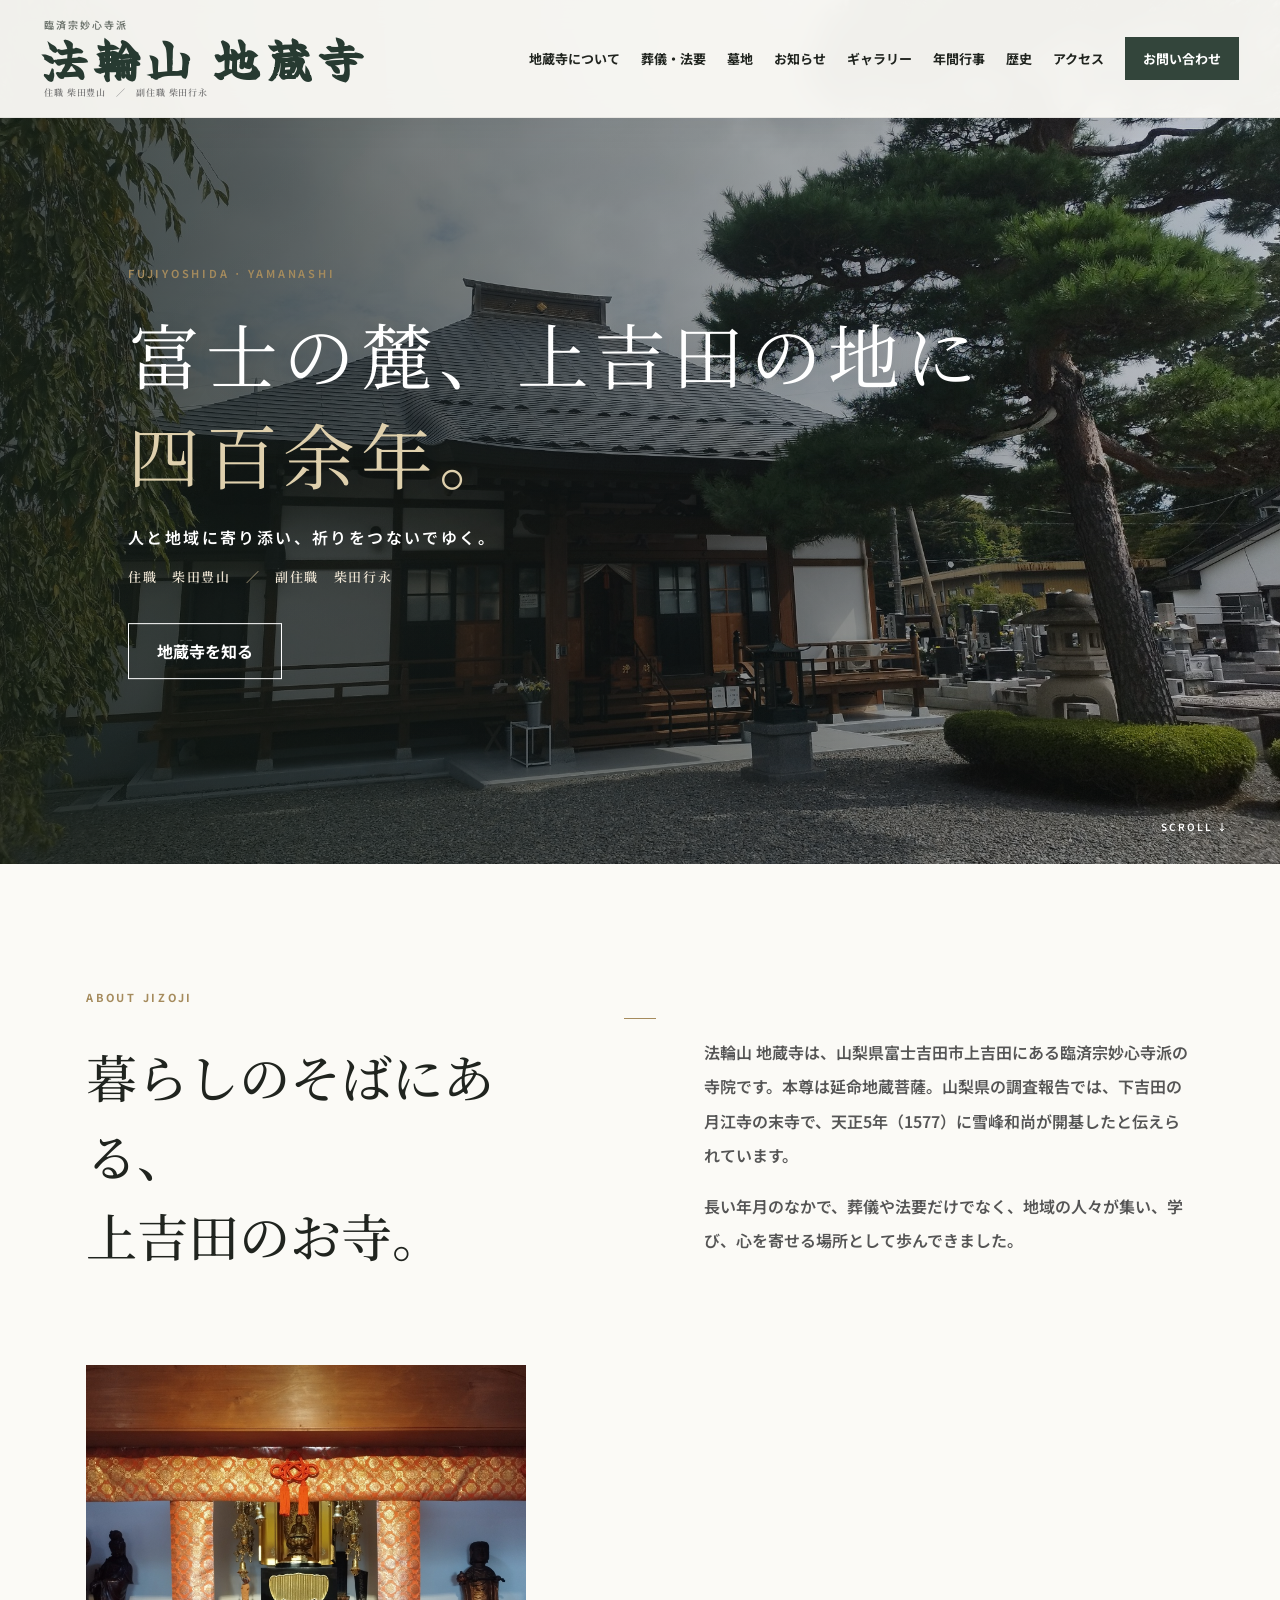
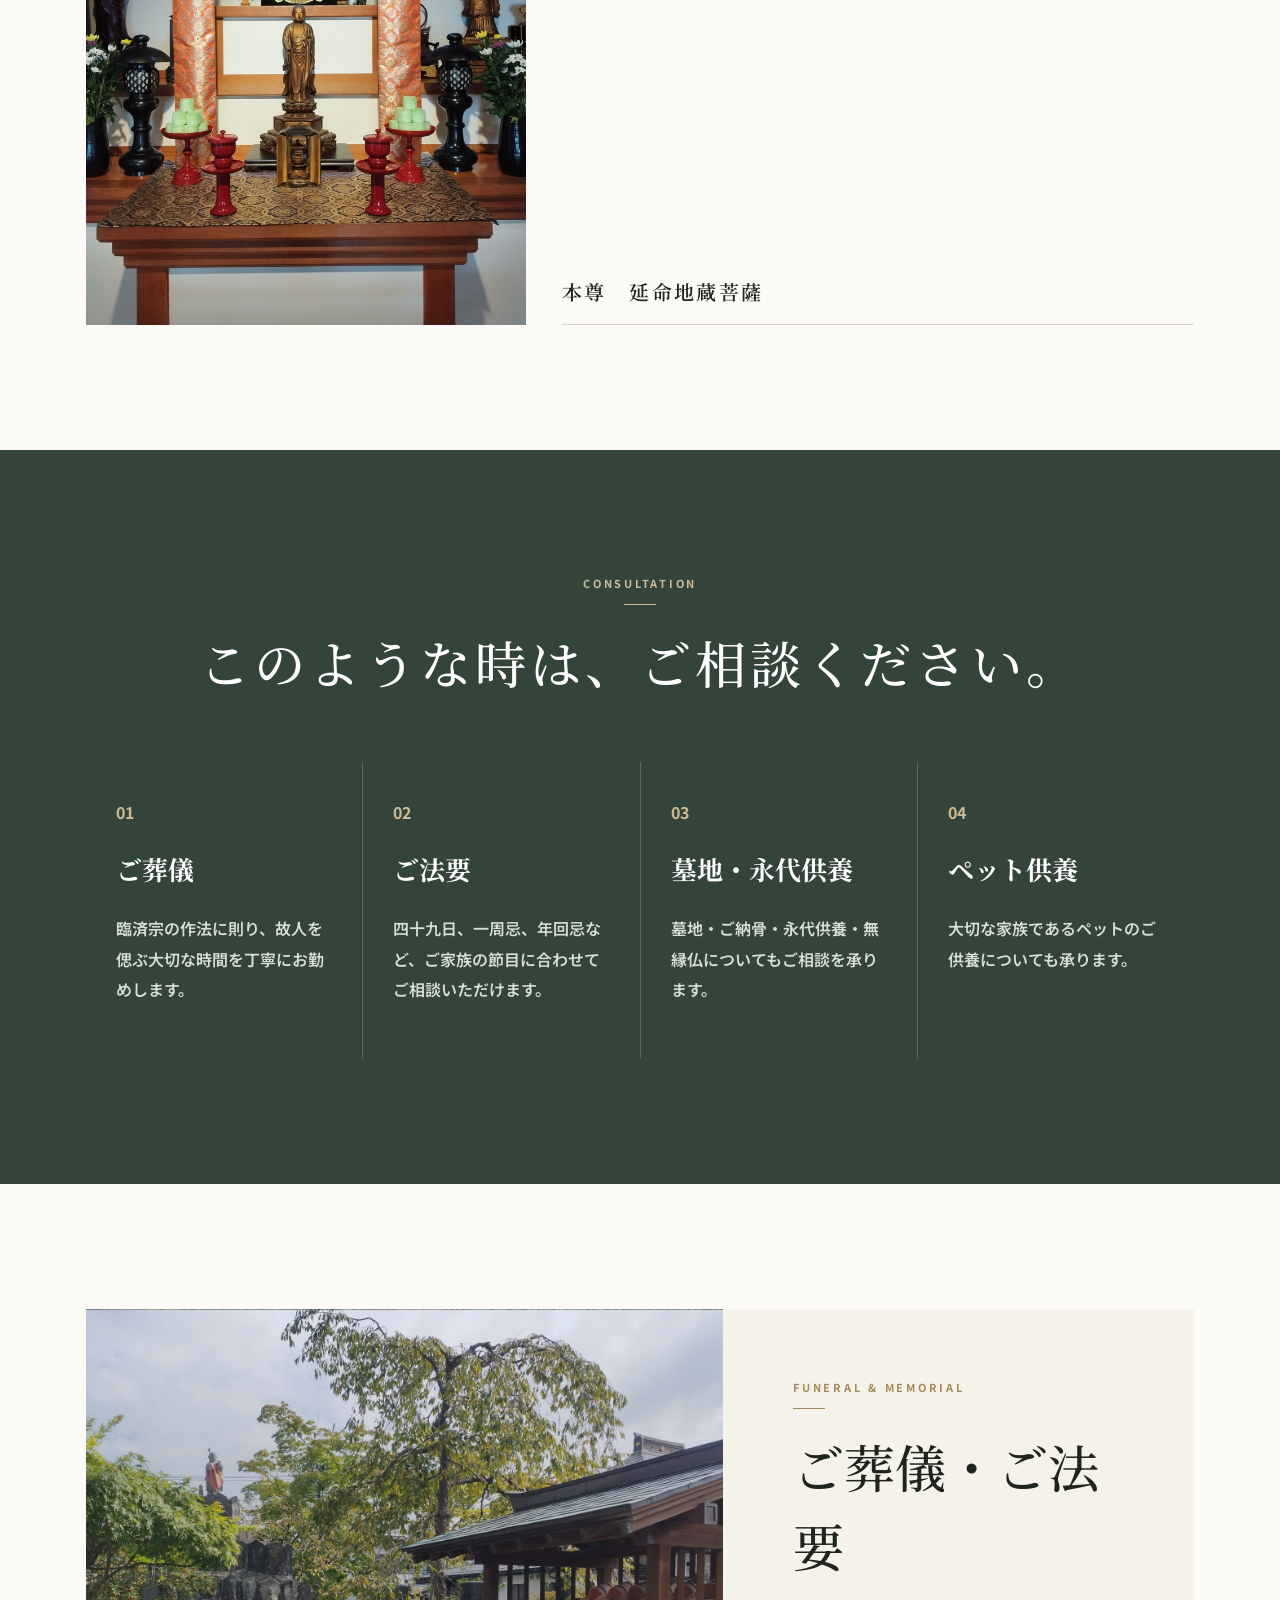
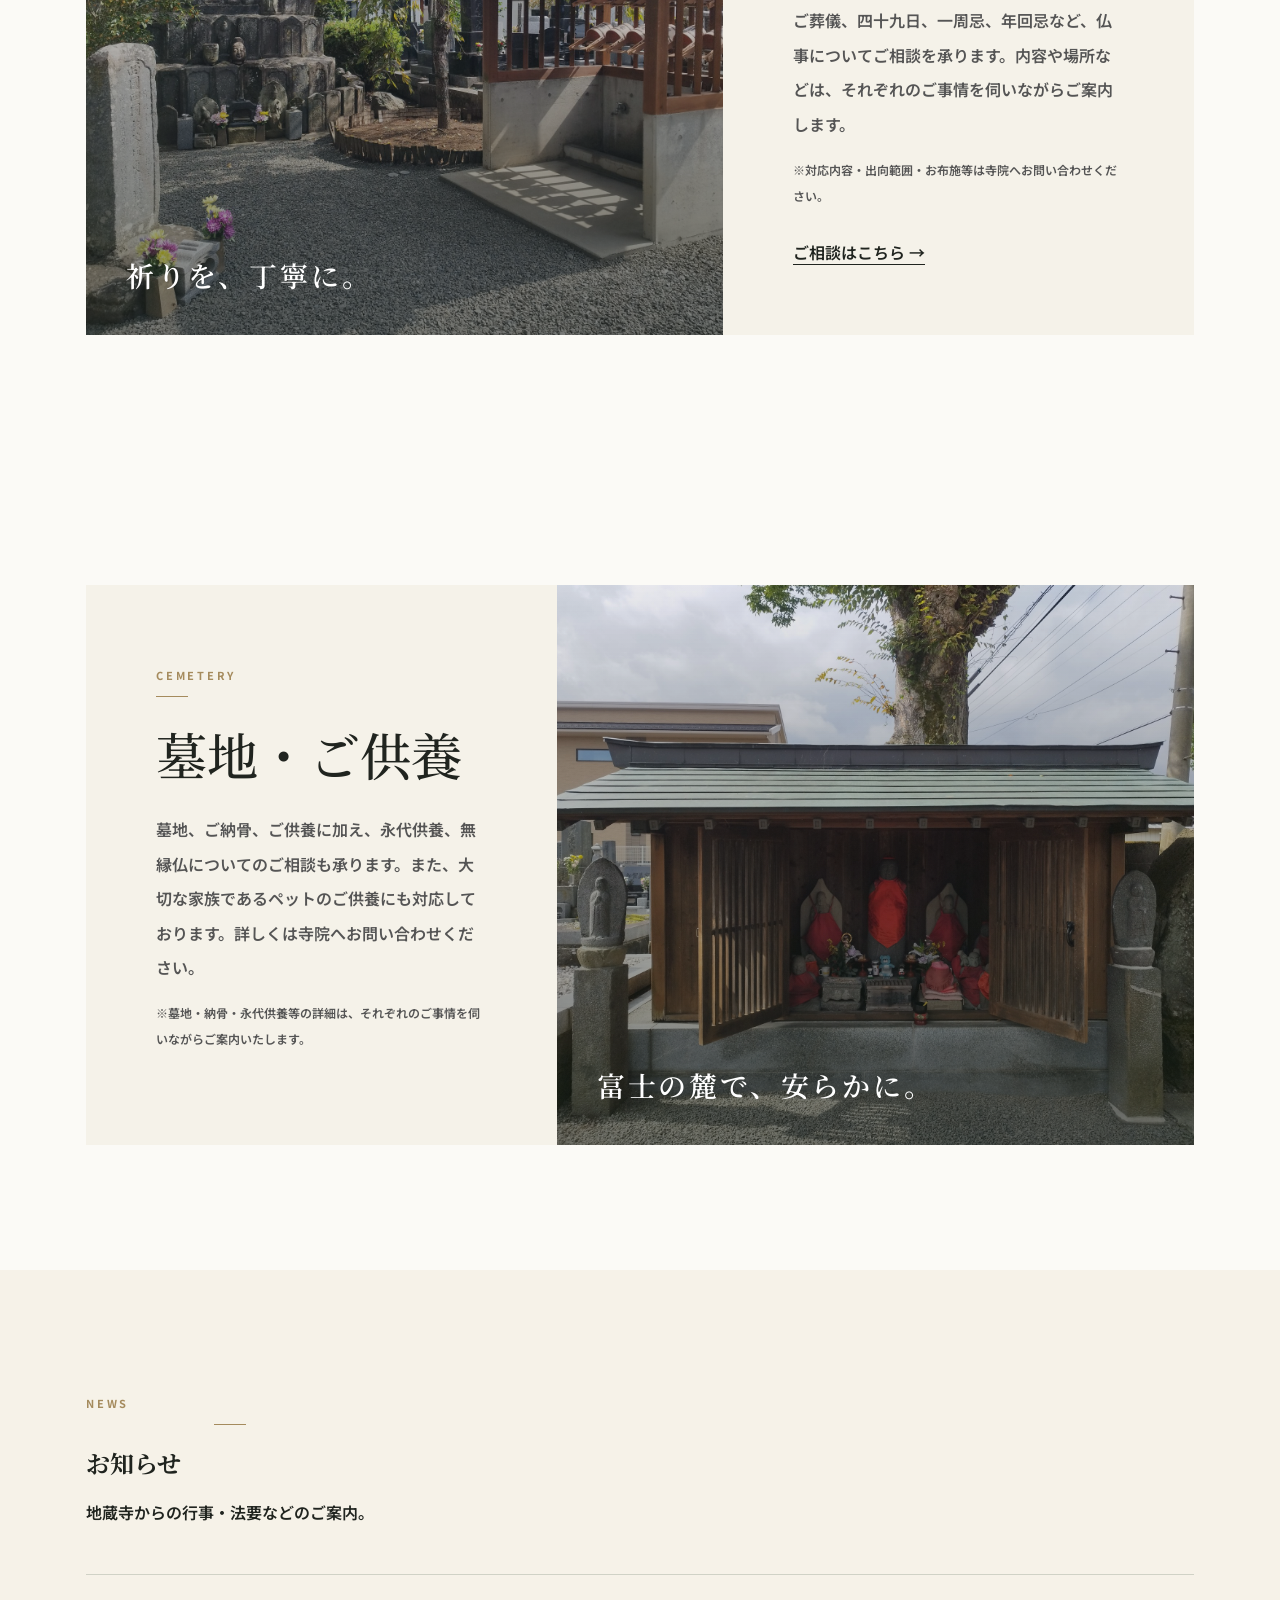
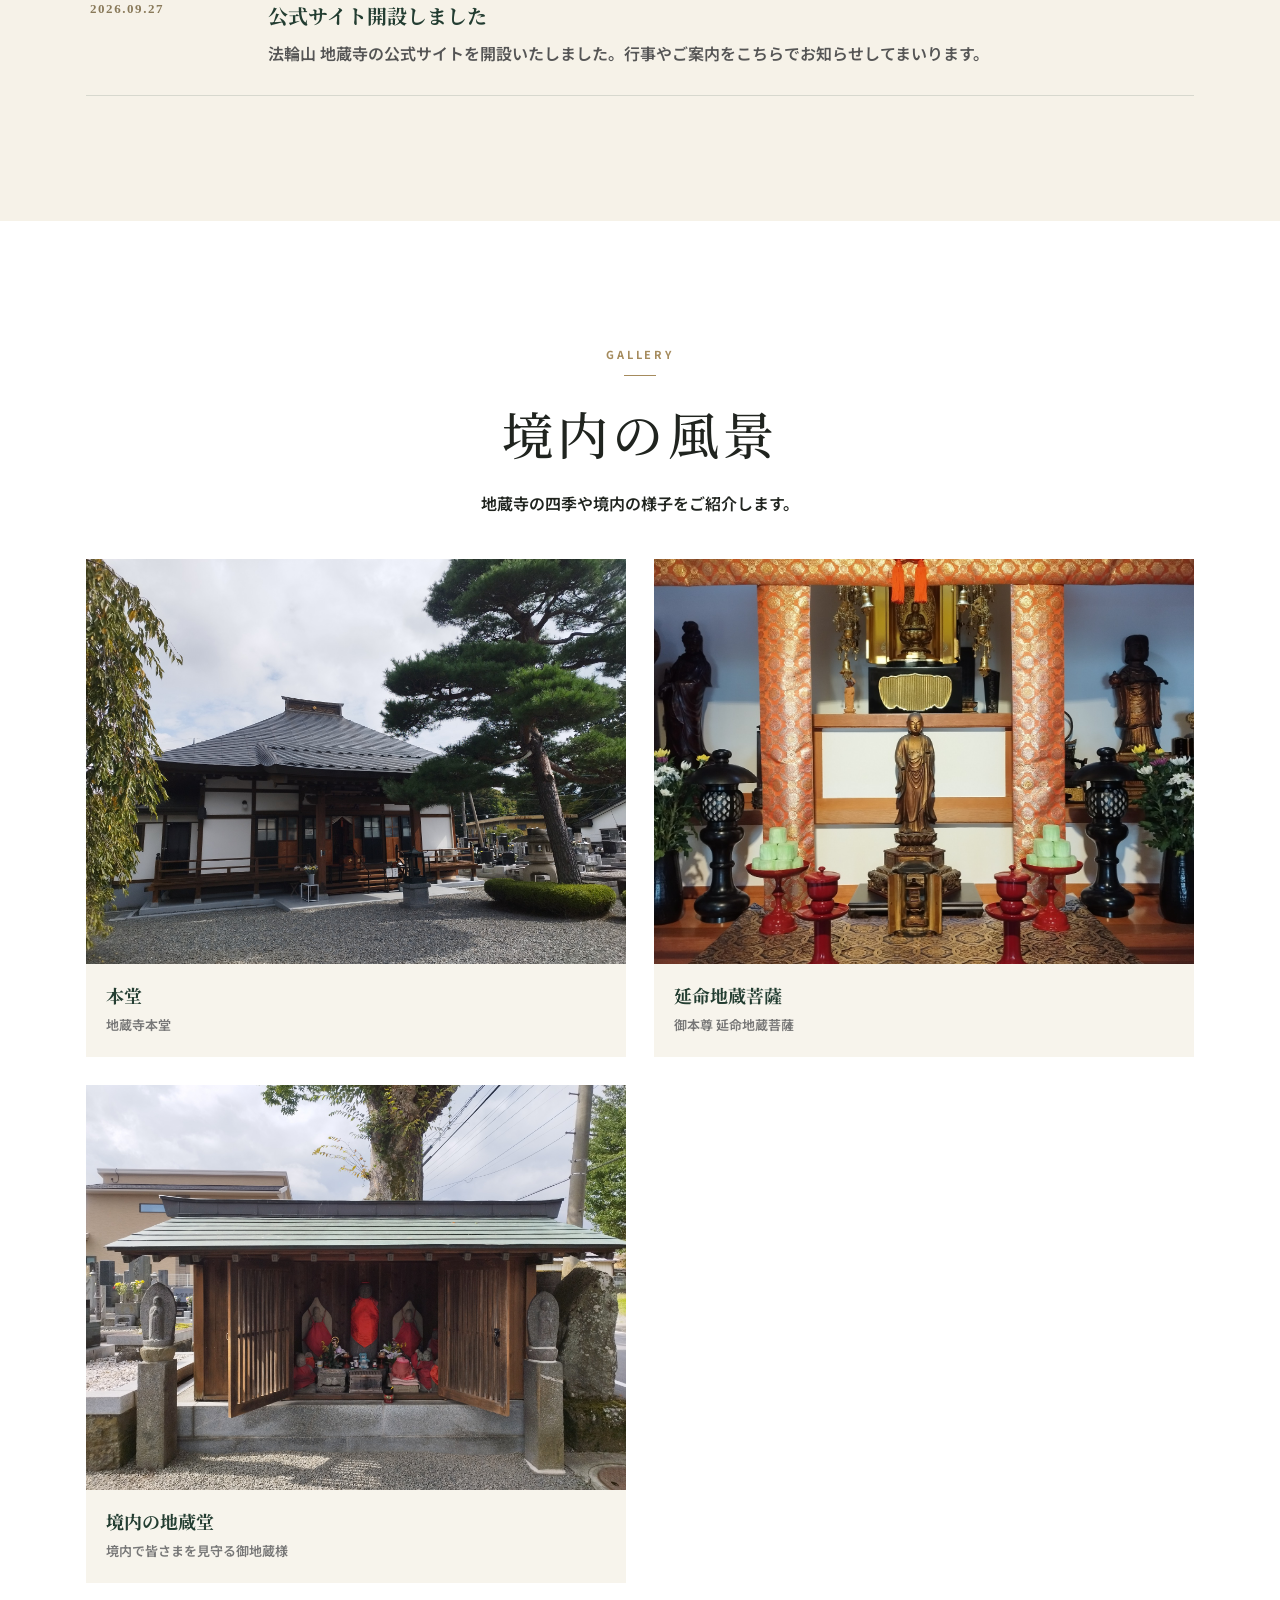
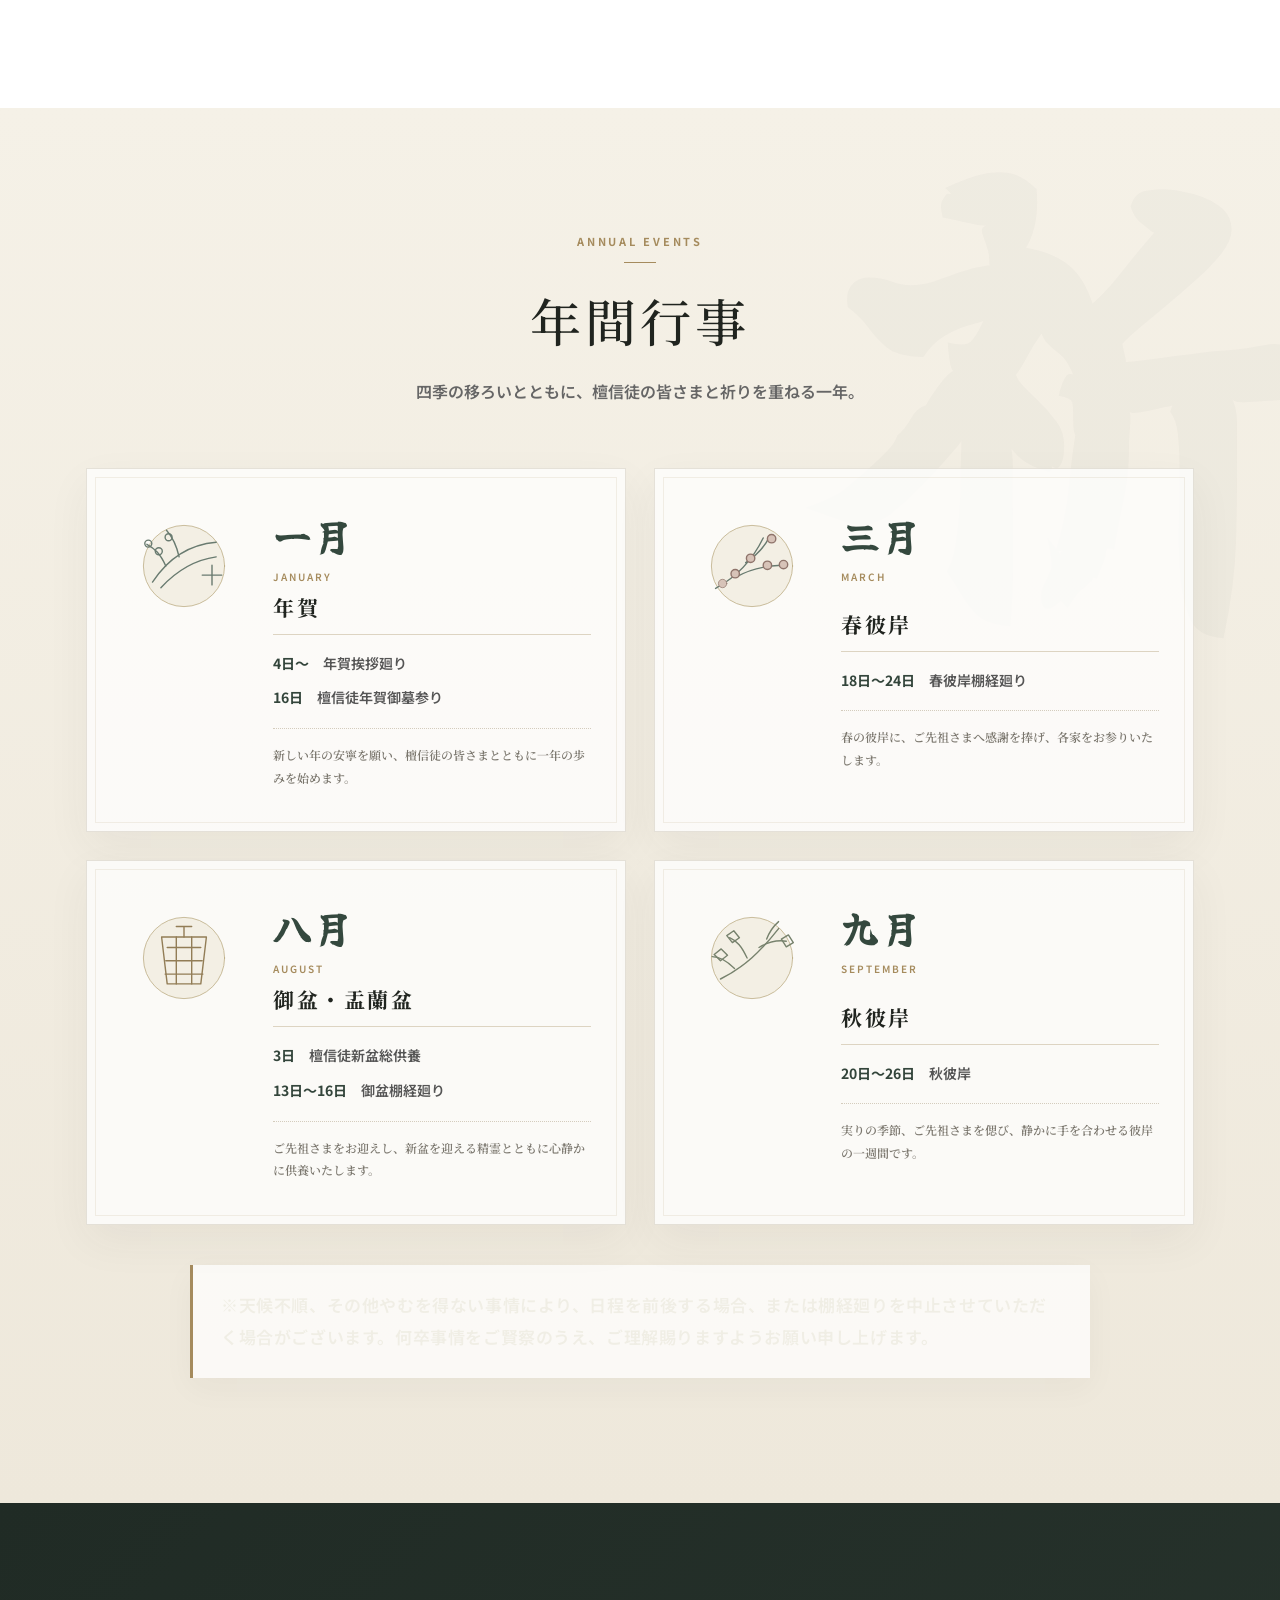
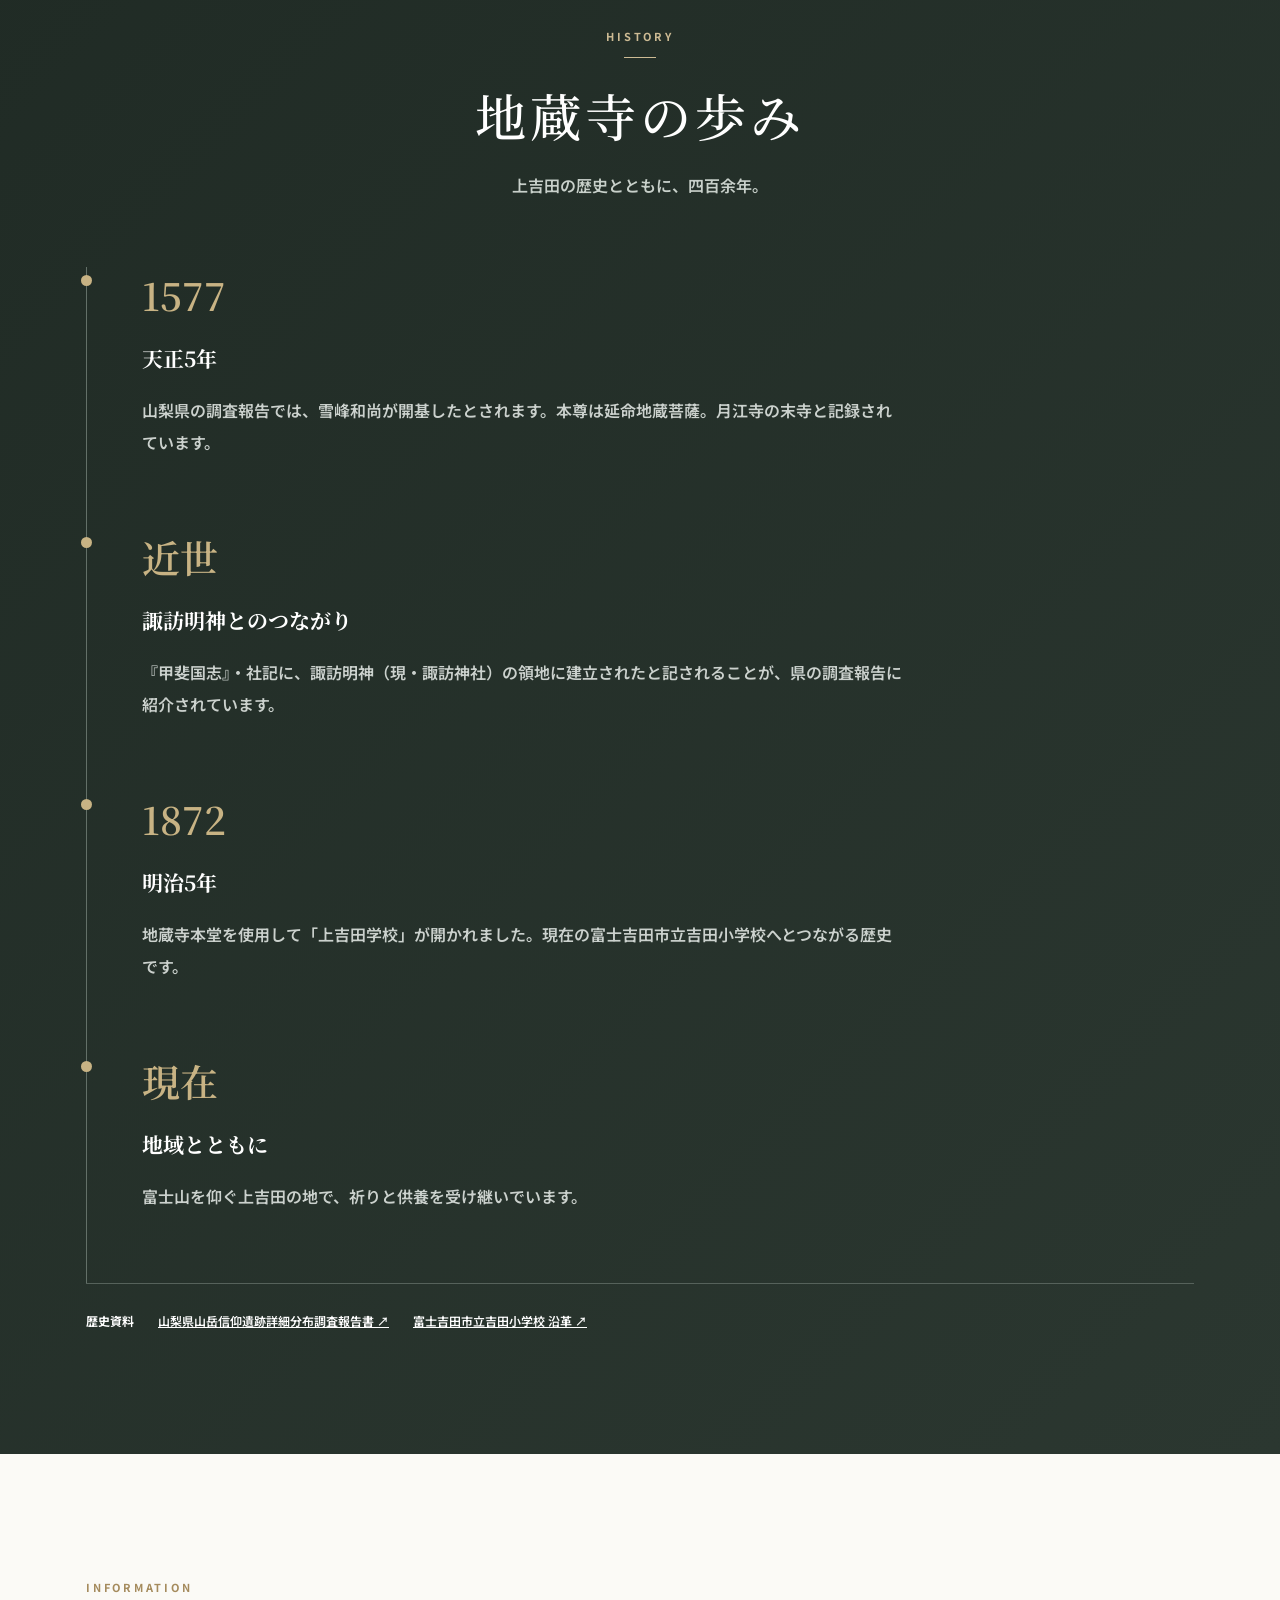
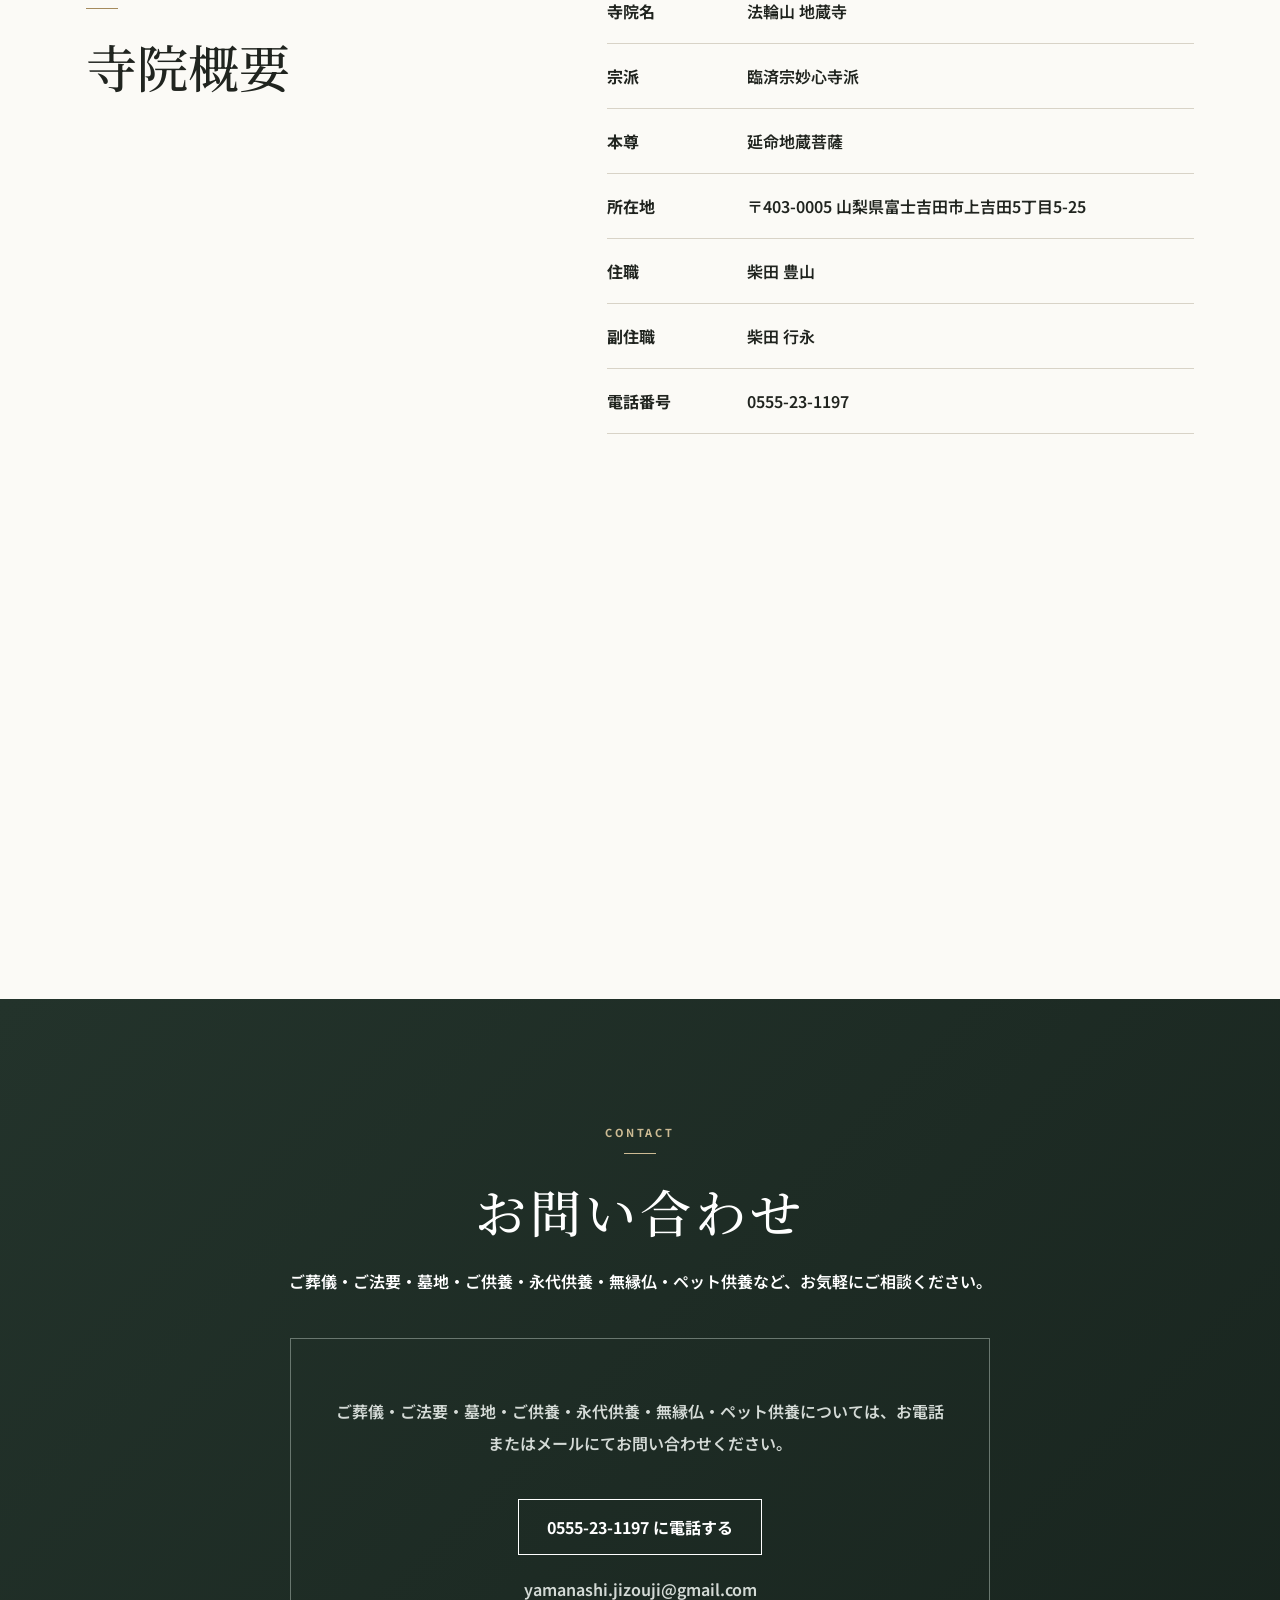
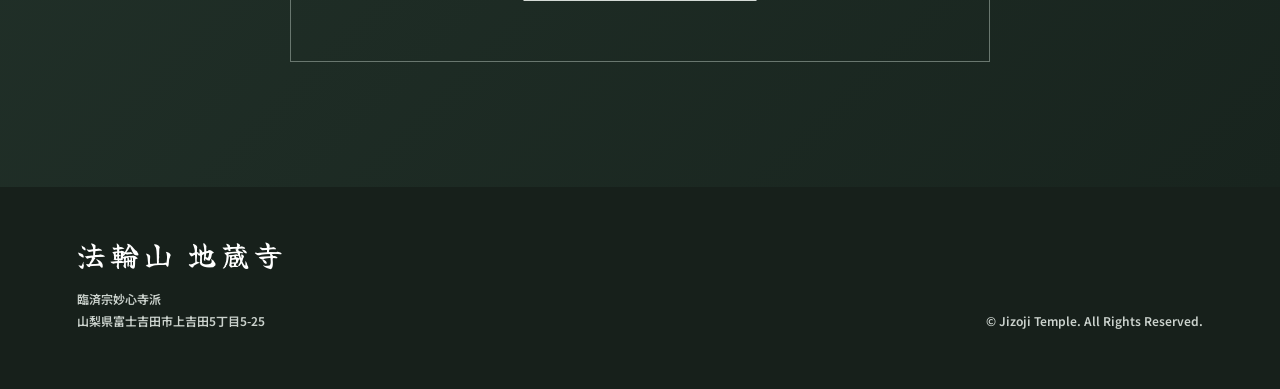
<file: index.html>
<!doctype html>
<html lang="ja">
<head>
<meta charset="utf-8"><meta name="viewport" content="width=device-width,initial-scale=1">
<title>法輪山 地蔵寺 公式サイト｜山梨県富士吉田市の臨済宗妙心寺派寺院</title>
<meta name="description" content="山梨県富士吉田市上吉田の臨済宗妙心寺派・法輪山地蔵寺の公式サイト。本尊は延命地蔵菩薩。葬儀・法要・墓地・納骨・永代供養・無縁仏・ペット供養などのご相談、年間行事、歴史、アクセスをご案内します。">
<meta name="robots" content="index,follow,max-image-preview:large">
<meta name="theme-color" content="#173b2b">
<meta property="og:type" content="website">
<meta property="og:locale" content="ja_JP">
<meta property="og:site_name" content="法輪山 地蔵寺">
<meta property="og:title" content="法輪山 地蔵寺 公式サイト｜山梨県富士吉田市">
<meta property="og:description" content="富士の麓、上吉田の地に四百余年。延命地蔵菩薩をご本尊とする臨済宗妙心寺派・法輪山地蔵寺の公式サイトです。">
<meta property="og:url" content="https://yamanashi-jizouji.github.io/">
<meta property="og:image" content="https://yamanashi-jizouji.github.io/images/hondo.jpg">
<meta name="twitter:card" content="summary_large_image">
<link rel="canonical" href="https://yamanashi-jizouji.github.io/">
<link rel="icon" href="favicon.svg" type="image/svg+xml">
<script type="application/ld+json">
{
  "@context": "https://schema.org",
  "@type": ["BuddhistTemple", "Organization"],
  "name": "法輪山 地蔵寺",
  "legalName": "法輪山 地蔵寺",
  "alternateName": "地蔵寺",
  "description": "山梨県富士吉田市上吉田の臨済宗妙心寺派寺院。本尊は延命地蔵菩薩。葬儀・法要・墓地・納骨・永代供養・無縁仏・ペット供養のご相談を承ります。",
  "telephone": "+81-555-23-1197",
  "email": "yamanashi.jizouji@gmail.com",
  "address": {
    "@type": "PostalAddress",
    "postalCode": "403-0005",
    "addressRegion": "山梨県",
    "addressLocality": "富士吉田市",
    "streetAddress": "上吉田5丁目5-25",
    "addressCountry": "JP"
  },
  "url": "https://yamanashi-jizouji.github.io/",
  "image": ["https://yamanashi-jizouji.github.io/images/hondo.jpg", "https://yamanashi-jizouji.github.io/images/honzon.jpg", "https://yamanashi-jizouji.github.io/images/jizo-do.jpg", "https://yamanashi-jizouji.github.io/images/keidai.jpg"],
  "foundingDate": "1577",
  "keywords": "法輪山地蔵寺, 地蔵寺, 富士吉田, 臨済宗妙心寺派, 延命地蔵菩薩, 葬儀, 法要, 墓地, 納骨, 永代供養, 無縁仏, ペット供養"
}
</script>
<link rel="preconnect" href="https://fonts.googleapis.com"><link rel="preconnect" href="https://fonts.gstatic.com" crossorigin>
<link href="https://fonts.googleapis.com/css2?family=Noto+Serif+JP:wght@400;600;700&family=Noto+Sans+JP:wght@400;500;700&family=Yuji+Boku&display=swap" rel="stylesheet">
<link rel="stylesheet" href="style.css">
</head>
<body>
<header class="site-header"><a class="brand" href="#top"><span>臨済宗妙心寺派</span><strong>法輪山 地蔵寺</strong><small>住職 柴田豊山　／　副住職 柴田行永</small></a><button class="menu" aria-label="メニュー">☰</button><nav><a href="#about">地蔵寺について</a><a href="#services">葬儀・法要</a><a href="#cemetery">墓地</a><a href="#news">お知らせ</a><a href="#gallery">ギャラリー</a><a href="#events">年間行事</a><a href="#history">歴史</a><a href="#access">アクセス</a><a class="nav-cta" href="#contact">お問い合わせ</a></nav></header>
<main id="top">
<section class="hero"><div class="hero-shade"></div><div class="hero-copy"><p class="eyebrow">FUJIYOSHIDA · YAMANASHI</p><h1>富士の麓、上吉田の地に<br><em>四百余年。</em></h1><p>人と地域に寄り添い、祈りをつないでゆく。</p><p class="hero-priests">住職　柴田豊山　<span>／</span>　副住職　柴田行永</p><a class="button light" href="#about">地蔵寺を知る</a></div><div class="scroll">SCROLL ↓</div></section>
<section class="intro section" id="about"><div class="kicker">ABOUT JIZOJI</div><div class="two-col"><div><h2>暮らしのそばにある、<br>上吉田のお寺。</h2></div><div><p>法輪山 地蔵寺は、山梨県富士吉田市上吉田にある臨済宗妙心寺派の寺院です。本尊は延命地蔵菩薩。山梨県の調査報告では、下吉田の月江寺の末寺で、天正5年（1577）に雪峰和尚が開基したと伝えられています。</p><p>長い年月のなかで、葬儀や法要だけでなく、地域の人々が集い、学び、心を寄せる場所として歩んできました。</p></div></div><figure class="season-photo"><img src="images/honzon.jpg" alt="法輪山地蔵寺 本尊 延命地蔵菩薩"><figcaption>本尊　延命地蔵菩薩</figcaption></figure></section>
<section class="needs"><div class="section"><div class="center"><div class="kicker pale">CONSULTATION</div><h2>このような時は、ご相談ください。</h2></div><div class="cards"><article><b>01</b><h3>ご葬儀</h3><p>臨済宗の作法に則り、故人を偲ぶ大切な時間を丁寧にお勤めします。</p></article><article><b>02</b><h3>ご法要</h3><p>四十九日、一周忌、年回忌など、ご家族の節目に合わせてご相談いただけます。</p></article><article><b>03</b><h3>墓地・永代供養</h3><p>墓地・ご納骨・永代供養・無縁仏についてもご相談を承ります。</p></article><article><b>04</b><h3>ペット供養</h3><p>大切な家族であるペットのご供養についても承ります。</p></article></div></div></section>
<section class="section" id="services"><div class="split-panel"><div class="visual temple"><span>祈りを、丁寧に。</span></div><div class="panel-copy"><div class="kicker">FUNERAL & MEMORIAL</div><h2>ご葬儀・ご法要</h2><p>ご葬儀、四十九日、一周忌、年回忌など、仏事についてご相談を承ります。内容や場所などは、それぞれのご事情を伺いながらご案内します。</p><p class="note">※対応内容・出向範囲・お布施等は寺院へお問い合わせください。</p><a class="text-link" href="#contact">ご相談はこちら →</a></div></div></section>
<section class="section" id="cemetery"><div class="split-panel reverse"><div class="visual stone"><span>富士の麓で、安らかに。</span></div><div class="panel-copy"><div class="kicker">CEMETERY</div><h2>墓地・ご供養</h2><p>墓地、ご納骨、ご供養に加え、永代供養、無縁仏についてのご相談も承ります。また、大切な家族であるペットのご供養にも対応しております。詳しくは寺院へお問い合わせください。</p><p class="note">※墓地・納骨・永代供養等の詳細は、それぞれのご事情を伺いながらご案内いたします。</p></div></div></section>

<section class="news-section" id="news"><div class="section"><div class="section-head-row"><div><div class="kicker">NEWS</div><h2>お知らせ</h2><p class="lead">地蔵寺からの行事・法要などのご案内。</p></div></div><div id="news-list" class="news-list"><p class="content-loading">お知らせを読み込んでいます。</p></div></div></section>
<section class="gallery-section" id="gallery"><div class="section"><div class="center"><div class="kicker">GALLERY</div><h2>境内の風景</h2><p class="lead">地蔵寺の四季や境内の様子をご紹介します。</p></div><div id="gallery-list" class="gallery-grid"><p class="content-loading">写真を読み込んでいます。</p></div></div></section>
<section class="events" id="events"><div class="section"><div class="center"><div class="kicker">ANNUAL EVENTS</div><h2>年間行事</h2><p class="lead">四季の移ろいとともに、檀信徒の皆さまと祈りを重ねる一年。</p></div>
<div class="event-grid elegant">
<article><div class="event-illust newyear" aria-hidden="true"><svg viewBox="0 0 180 140"><circle cx="90" cy="70" r="58"/><path d="M45 93c23-35 55-54 91-57M57 101c25-27 50-40 79-44"/><path d="M64 70c-8-18-16-25-27-31M83 57c-4-18-10-29-18-38"/><circle cx="39" cy="38" r="5"/><circle cx="54" cy="49" r="5"/><circle cx="68" cy="29" r="5"/><path d="M116 83h28M130 69v28"/></svg></div><div class="event-month"><span>一月</span><small>JANUARY</small></div><div class="event-copy"><h3>年賀</h3><p><strong>4日〜</strong>　年賀挨拶廻り</p><p><strong>16日</strong>　檀信徒年賀御墓参り</p><p class="event-caption">新しい年の安寧を願い、檀信徒の皆さまとともに一年の歩みを始めます。</p></div></article>
<article><div class="event-illust spring" aria-hidden="true"><svg viewBox="0 0 180 140"><circle cx="90" cy="70" r="58"/><path d="M38 102c31-17 52-39 68-72M67 86c17-10 36-16 65-17M81 65c17-11 27-22 34-37"/><g><circle cx="48" cy="95" r="6"/><circle cx="66" cy="81" r="6"/><circle cx="88" cy="59" r="6"/><circle cx="112" cy="69" r="6"/><circle cx="118" cy="31" r="6"/><circle cx="135" cy="68" r="6"/></g></svg></div><div class="event-month"><span>三月</span><small>MARCH</small></div><div class="event-copy"><h3>春彼岸</h3><p><strong>18日〜24日</strong>　春彼岸棚経廻り</p><p class="event-caption">春の彼岸に、ご先祖さまへ感謝を捧げ、各家をお参りいたします。</p></div></article>
<article><div class="event-illust obon" aria-hidden="true"><svg viewBox="0 0 180 140"><circle cx="90" cy="70" r="58"/><path d="M58 40h64l-8 67H66z"/><path d="M66 55h48M64 74h52M63 93h54M79 40v67M101 40v67"/><path d="M90 25v15M79 25h22"/></svg></div><div class="event-month"><span>八月</span><small>AUGUST</small></div><div class="event-copy"><h3>御盆・盂蘭盆</h3><p><strong>3日</strong>　檀信徒新盆総供養</p><p><strong>13日〜16日</strong>　御盆棚経廻り</p><p class="event-caption">ご先祖さまをお迎えし、新盆を迎える精霊とともに心静かに供養いたします。</p></div></article>
<article><div class="event-illust autumn" aria-hidden="true"><svg viewBox="0 0 180 140"><circle cx="90" cy="70" r="58"/><path d="M45 100c34-17 57-39 83-72"/><path d="M65 85c-13-13-23-17-32-17M83 70c-8-17-14-24-25-29M100 55c13-8 25-11 39-9M111 43c4-11 9-18 17-25"/><path d="M36 65l10-8 9 9-10 8zM54 38l10-7 8 10-10 7zM132 43l10-6 7 11-10 6z"/></svg></div><div class="event-month"><span>九月</span><small>SEPTEMBER</small></div><div class="event-copy"><h3>秋彼岸</h3><p><strong>20日〜26日</strong>　秋彼岸</p><p class="event-caption">実りの季節、ご先祖さまを偲び、静かに手を合わせる彼岸の一週間です。</p></div></article>
</div><p class="event-note">※天候不順、その他やむを得ない事情により、日程を前後する場合、または棚経廻りを中止させていただく場合がございます。何卒事情をご賢察のうえ、ご理解賜りますようお願い申し上げます。</p></div></section>
<section class="history" id="history"><div class="section"><div class="center"><div class="kicker pale">HISTORY</div><h2>地蔵寺の歩み</h2><p class="lead">上吉田の歴史とともに、四百余年。</p></div><div class="timeline"><div><time>1577</time><h3>天正5年</h3><p>山梨県の調査報告では、雪峰和尚が開基したとされます。本尊は延命地蔵菩薩。月江寺の末寺と記録されています。</p></div><div><time>近世</time><h3>諏訪明神とのつながり</h3><p>『甲斐国志』・社記に、諏訪明神（現・諏訪神社）の領地に建立されたと記されることが、県の調査報告に紹介されています。</p></div><div><time>1872</time><h3>明治5年</h3><p>地蔵寺本堂を使用して「上吉田学校」が開かれました。現在の富士吉田市立吉田小学校へとつながる歴史です。</p></div><div><time>現在</time><h3>地域とともに</h3><p>富士山を仰ぐ上吉田の地で、祈りと供養を受け継いでいます。</p></div></div><div class="sources"><strong>歴史資料</strong><a href="https://sitereports.nabunken.go.jp/files/attach/8/8891/6743_1_%E5%B1%B1%E6%A2%A8%E7%9C%8C%E5%B1%B1%E5%B2%B3%E4%BF%A1%E4%BB%B0%E9%81%BA%E8%B7%A1%E8%A9%B3%E7%B4%B0%E5%88%86%E5%B8%83%E8%AA%BF%E6%9F%BB%E5%A0%B1%E5%91%8A%E6%9B%B8.pdf" target="_blank">山梨県山岳信仰遺跡詳細分布調査報告書 ↗</a><a href="https://www.city.fujiyoshida.yamanashi.jp/site/kyoiku/1126.html" target="_blank">富士吉田市立吉田小学校 沿革 ↗</a></div></div></section>
<section class="section info" id="access"><div><div class="kicker">INFORMATION</div><h2>寺院概要</h2></div><dl><dt>寺院名</dt><dd>法輪山 地蔵寺</dd><dt>宗派</dt><dd>臨済宗妙心寺派</dd><dt>本尊</dt><dd>延命地蔵菩薩</dd><dt>所在地</dt><dd>〒403-0005 山梨県富士吉田市上吉田5丁目5-25</dd><dt>住職</dt><dd>柴田 豊山</dd><dt>副住職</dt><dd>柴田 行永</dd><dt>電話番号</dt><dd><a href="tel:0555231197">0555-23-1197</a></dd></dl></section>
<section class="map"><iframe title="地蔵寺 地図" src="https://www.google.com/maps?q=%E5%B1%B1%E6%A2%A8%E7%9C%8C%E5%AF%8C%E5%A3%AB%E5%90%89%E7%94%B0%E5%B8%82%E4%B8%8A%E5%90%89%E7%94%B05%E4%B8%81%E7%9B%AE5-25&output=embed" loading="lazy"></iframe></section>
<section class="contact" id="contact"><div class="section"><div class="center"><div class="kicker pale">CONTACT</div><h2>お問い合わせ</h2><p>ご葬儀・ご法要・墓地・ご供養・永代供養・無縁仏・ペット供養など、お気軽にご相談ください。</p></div><div class="contact-box"><p>ご葬儀・ご法要・墓地・ご供養・永代供養・無縁仏・ペット供養については、お電話またはメールにてお問い合わせください。</p><a class="button light" href="tel:0555231197">0555-23-1197 に電話する</a><p style="margin-top:18px"><a href="mailto:yamanashi.jizouji@gmail.com" style="color:inherit;text-decoration:underline;text-underline-offset:4px">yamanashi.jizouji@gmail.com</a></p></div></div></section>
</main>
<footer><div><strong>法輪山 地蔵寺</strong><p>臨済宗妙心寺派<br>山梨県富士吉田市上吉田5丁目5-25</p></div><p>© Jizoji Temple. All Rights Reserved.</p></footer>
<div class="mobile-actions" aria-label="お問い合わせ"><a class="mobile-call" href="tel:0555231197"><span>電話</span><strong>0555-23-1197</strong></a><a class="mobile-mail" href="mailto:yamanashi.jizouji@gmail.com"><span>メール</span><strong>お問い合わせ</strong></a></div>
<script src="/script.js"></script>
<script src="/content.js?v=2"></script>
</body></html>
</file>
<file: style.css>
:root{--ink:#20241f;--green:#33453b;--deep:#26352e;--paper:#f5f2e9;--gold:#a58b5d;--line:#d8d3c7}*{box-sizing:border-box}html{scroll-behavior:smooth}body{margin:0;color:var(--ink);font-family:'Noto Sans JP',sans-serif;background:#fbfaf6}h1,h2,h3,.brand strong{font-family:'Noto Serif JP',serif}a{color:inherit;text-decoration:none}.site-header{height:86px;padding:0 4vw;display:flex;align-items:center;justify-content:space-between;position:fixed;z-index:20;width:100%;background:rgba(250,249,245,.94);backdrop-filter:blur(12px);border-bottom:1px solid rgba(0,0,0,.06)}.brand span{font-size:10px;letter-spacing:.18em;display:block}.brand strong{font-size:22px;letter-spacing:.15em}.site-header nav{display:flex;align-items:center;gap:26px;font-size:13px}.nav-cta{padding:12px 18px;background:var(--green);color:white}.menu{display:none;border:0;background:none;font-size:24px}.hero{height:92vh;min-height:650px;position:relative;background:linear-gradient(135deg,#445a4d 0%,#27372f 58%,#17221d 100%);overflow:hidden}.hero:before{content:'富士';position:absolute;right:-2vw;bottom:-12vh;color:rgba(255,255,255,.035);font-family:'Noto Serif JP';font-size:48vw;line-height:1}.hero-shade{position:absolute;inset:0;background:radial-gradient(circle at 70% 35%,rgba(255,255,255,.12),transparent 28%)}.hero-copy{position:absolute;left:10vw;top:52%;transform:translateY(-50%);color:white}.eyebrow,.kicker{letter-spacing:.25em;font-size:11px;font-weight:700;color:var(--gold)}.hero h1{font-weight:400;font-size:clamp(42px,5.6vw,80px);line-height:1.4;letter-spacing:.08em;margin:22px 0}.hero h1 em{font-style:normal;color:#dfd0ad}.hero-copy>p:not(.eyebrow){letter-spacing:.15em}.button{display:inline-block;padding:15px 28px;border:1px solid currentColor;margin-top:24px}.button.light{color:white}.scroll{position:absolute;bottom:30px;right:4vw;color:#fff;font-size:10px;letter-spacing:.2em}.section{max-width:1180px;margin:auto;padding:110px 36px}.two-col{display:grid;grid-template-columns:1fr 1fr;gap:10vw}.two-col h2,.panel-copy h2,.info h2,.center h2{font-size:clamp(30px,4vw,52px);font-weight:500;line-height:1.55;margin:18px 0}.two-col p,.panel-copy p{line-height:2.15;color:#555}.needs{background:var(--green);color:white}.center{text-align:center}.kicker.pale{color:#cdbb94}.cards{display:grid;grid-template-columns:repeat(3,1fr);gap:1px;background:rgba(255,255,255,.18);margin-top:60px}.cards article{background:var(--green);padding:44px}.cards b{color:#cdbb94}.cards h3{font-size:26px}.cards p{color:#d7ddd9;line-height:1.9}.split-panel{display:grid;grid-template-columns:1.15fr .85fr;min-height:560px;background:var(--paper)}.split-panel.reverse{grid-template-columns:.85fr 1.15fr}.split-panel.reverse .visual{order:2}.visual{display:flex;align-items:end;padding:40px;color:white;font-family:'Noto Serif JP';font-size:28px;letter-spacing:.1em;background:linear-gradient(150deg,#607266,#293b32)}.panel-copy{padding:70px;align-self:center}.note{font-size:12px}.text-link{display:inline-block;margin-top:20px;border-bottom:1px solid}.history{background:#252d28;color:white}.history .lead{color:#c8d0ca}.timeline{margin-top:70px;border-left:1px solid #637068}.timeline>div{position:relative;padding:0 0 55px 55px;max-width:820px}.timeline>div:before{content:'';position:absolute;left:-6px;top:8px;width:11px;height:11px;background:#c8b384;border-radius:50%}.timeline time{font-family:'Noto Serif JP';font-size:38px;color:#c8b384}.timeline h3{font-size:21px}.timeline p{line-height:2;color:#cbd1cd}.sources{border-top:1px solid #56625b;padding-top:28px;display:flex;gap:24px;flex-wrap:wrap;font-size:12px}.sources a{text-decoration:underline}.info{display:grid;grid-template-columns:1fr 1.4fr;gap:8vw}.info dl{margin:0}.info dt,.info dd{padding:20px 0;border-bottom:1px solid var(--line);margin:0}.info dt{float:left;width:120px;font-weight:700}.info dd{padding-left:140px}.map iframe{width:100%;height:440px;border:0;display:block;filter:grayscale(.4)}.contact{background:var(--deep);color:white}.contact-box{max-width:700px;margin:45px auto 0;text-align:center;padding:40px;border:1px solid #69776f}.contact-box p{line-height:2;color:#d4dad6}footer{padding:45px 6vw;background:#17201b;color:#cbd2cd;display:flex;justify-content:space-between;align-items:end;font-size:12px}footer strong{font-family:'Noto Serif JP';font-size:22px;color:white}footer p{line-height:1.8}@media(max-width:850px){.site-header{height:72px}.site-header nav{display:none;position:absolute;top:72px;left:0;right:0;background:#fbfaf6;padding:24px;flex-direction:column}.site-header nav.open{display:flex}.menu{display:block}.hero{min-height:600px}.hero-copy{left:7vw;right:7vw}.two-col,.split-panel,.split-panel.reverse,.info{grid-template-columns:1fr}.cards{grid-template-columns:1fr}.section{padding:78px 24px}.panel-copy{padding:45px 28px}.visual{min-height:330px}.split-panel.reverse .visual{order:0}.info dt{float:none;width:auto;padding-bottom:4px;border:0}.info dd{padding-left:0;padding-top:4px}footer{display:block}.sources{display:block}.sources a{display:block;margin-top:12px}}
/* 地蔵寺実景写真 */

.hero:before{display:none}.hero-shade{background:linear-gradient(180deg,rgba(0,0,0,.06),rgba(0,0,0,.18))}


.season-photo{margin:72px 0 0;display:grid;grid-template-columns:minmax(260px,440px) 1fr;gap:36px;align-items:end}.season-photo img{width:100%;height:560px;object-fit:cover;display:block}.season-photo figcaption{font-family:'Noto Serif JP',serif;font-size:20px;letter-spacing:.12em;padding-bottom:18px;border-bottom:1px solid var(--line)}
@media(max-width:850px){.hero{background-position:58% center}.season-photo{grid-template-columns:1fr;gap:14px;margin-top:48px}.season-photo img{height:520px}.season-photo figcaption{font-size:15px}}

/* 年間行事 */
.events{background:#f1ede3}.events .lead{color:#666}.event-grid{margin-top:58px;border-top:1px solid var(--line)}.event-grid article{display:grid;grid-template-columns:210px 1fr;gap:48px;padding:38px 0;border-bottom:1px solid var(--line);align-items:start}.event-month span{font-family:'Noto Serif JP',serif;font-size:34px;letter-spacing:.12em}.event-month small{display:block;margin-top:6px;color:var(--gold);font-size:10px;letter-spacing:.2em}.event-grid h3{font-size:24px;margin:0 0 15px}.event-grid p{margin:8px 0;line-height:1.9;color:#555}.event-grid strong{color:var(--green)}.event-note{max-width:900px;margin:34px auto 0;padding:24px 28px;background:#fff;border-left:3px solid var(--gold);font-size:12px;line-height:2;color:#666}@media(max-width:850px){.event-grid article{grid-template-columns:1fr;gap:16px;padding:30px 0}.event-month span{font-size:29px}}

/* Ver.5 高級感・寺院公式サイト調整 */
.site-header{height:102px;background:rgba(250,249,245,.96);box-shadow:0 8px 30px rgba(28,36,31,.05)}
.brand{min-width:285px;line-height:1.15}.brand span{font-size:9px;color:#6f766f;margin:0 0 2px 3px}.brand strong{display:block;font-family:'Yuji Boku','Noto Serif JP',serif;font-size:34px;font-weight:400;letter-spacing:.09em;color:#273a31}.brand small{display:block;font-family:'Noto Serif JP',serif;font-size:9px;letter-spacing:.11em;color:#777;margin:2px 0 0 3px}.site-header nav{gap:21px}.hero{height:96vh}.hero-copy{top:54%}.hero-priests{font-family:'Noto Serif JP',serif!important;font-size:13px!important;letter-spacing:.13em!important;color:#eee5d4;margin-top:18px}.hero-priests span{color:#cdbb94}.hero h1{text-shadow:0 2px 20px rgba(0,0,0,.18)}
.section{padding-top:125px;padding-bottom:125px}.kicker:after{content:'';display:block;width:32px;height:1px;background:currentColor;margin:13px auto 0}.two-col .kicker:after,.panel-copy .kicker:after,.info .kicker:after{margin-left:0}.center h2{letter-spacing:.08em}.events{position:relative;overflow:hidden;background:linear-gradient(180deg,#f5f1e7,#eee8db)}.events:before{content:'祈';position:absolute;right:-.05em;top:.05em;font-family:'Yuji Boku',serif;font-size:38vw;line-height:1;color:rgba(77,91,80,.035);pointer-events:none}.event-grid.elegant{position:relative;z-index:1;border-top:0;display:grid;grid-template-columns:repeat(2,1fr);gap:28px;margin-top:65px}.event-grid.elegant article{position:relative;display:grid;grid-template-columns:126px 1fr;gap:8px 26px;padding:34px;background:rgba(255,255,255,.76);border:1px solid rgba(133,119,88,.2);box-shadow:0 16px 42px rgba(52,57,51,.055);overflow:hidden;min-height:310px}.event-grid.elegant article:after{content:'';position:absolute;inset:8px;border:1px solid rgba(165,139,93,.13);pointer-events:none}.event-illust{grid-row:1 / span 2;width:126px;height:126px;align-self:start}.event-illust svg{width:100%;height:100%;fill:none;stroke:#697b70;stroke-width:2;stroke-linecap:round;stroke-linejoin:round}.event-illust svg circle:first-child{fill:#f3efe4;stroke:#b5a477;stroke-width:1}.event-illust.spring svg g circle{fill:#d7c3b8;stroke:#8f746b}.event-illust.obon svg path{stroke:#927d56}.event-illust.autumn svg path{stroke:#77826d}.event-month{padding-top:6px}.event-month span{font-family:'Yuji Boku','Noto Serif JP',serif;font-size:37px;color:#34483e}.event-copy{grid-column:2}.event-grid.elegant h3{font-family:'Noto Serif JP',serif;font-size:21px;letter-spacing:.12em;padding-bottom:12px;border-bottom:1px solid #ddd4c2}.event-grid.elegant p{font-size:14px}.event-caption{margin-top:17px!important;padding-top:15px;border-top:1px dotted #d4ccbd;font-family:'Noto Serif JP',serif;font-size:12px!important;color:#7b776e!important}.event-note{margin-top:40px;background:rgba(255,255,255,.75);box-shadow:0 10px 30px rgba(52,57,51,.04)}
.history{background:linear-gradient(135deg,#202b25,#2b3730)}.contact{background:linear-gradient(135deg,#23332b,#18241e)}footer strong{font-family:'Yuji Boku','Noto Serif JP',serif;font-size:30px;font-weight:400;letter-spacing:.1em}
@media(max-width:1050px){.site-header nav{gap:13px;font-size:11px}.brand strong{font-size:30px}.event-grid.elegant{grid-template-columns:1fr}}
@media(max-width:850px){.site-header{height:82px}.brand{min-width:0}.brand strong{font-size:27px}.brand small{font-size:7.5px}.site-header nav{top:82px}.hero{min-height:650px}.hero-priests{font-size:11px!important}.event-grid.elegant{gap:18px}.event-grid.elegant article{grid-template-columns:92px 1fr;padding:25px 22px;min-height:0}.event-illust{width:92px;height:92px}.event-month span{font-size:31px}.event-copy{grid-column:1 / -1}.event-grid.elegant h3{margin-top:10px}.section{padding-top:90px;padding-bottom:90px}}
/* Ver.7 スマートフォン最適化 */
.mobile-actions{display:none}
@media(max-width:850px){
 html{scroll-padding-top:82px}
 body{padding-bottom:72px}
 .site-header{padding:0 18px}
 .brand span{font-size:8px;letter-spacing:.14em}
 .brand strong{font-size:30px;line-height:1.08;letter-spacing:.055em}
 .brand small{font-size:7px;letter-spacing:.07em;white-space:nowrap;margin-top:3px}
 .menu{width:42px;height:42px;border:1px solid rgba(51,69,59,.18);font-size:0;position:relative;color:var(--green)}
 .menu:before,.menu:after{content:'';position:absolute;left:11px;right:11px;height:1px;background:currentColor;transition:.25s}.menu:before{top:15px;box-shadow:0 6px 0 currentColor}.menu:after{top:27px}
 .site-header nav{top:82px;padding:30px 24px 34px;gap:0;border-top:1px solid var(--line);box-shadow:0 20px 35px rgba(0,0,0,.08)}
 .site-header nav a{width:100%;padding:14px 5px;border-bottom:1px solid #e6e1d6;font-family:'Noto Serif JP',serif;font-size:14px;letter-spacing:.08em}
 .site-header nav .nav-cta{margin-top:16px;text-align:center;border:0;padding:14px;color:#fff}
 .hero{height:calc(100svh - 10px);min-height:640px;background-position:61% center}
 .hero:after{content:'';position:absolute;inset:0;background:linear-gradient(90deg,rgba(15,25,20,.69) 0%,rgba(15,25,20,.38) 65%,rgba(15,25,20,.08) 100%)}
 .hero-shade,.hero-copy,.scroll{z-index:1}
 .hero-copy{left:24px;right:24px;top:51%;transform:translateY(-50%)}
 .eyebrow{font-size:9px;letter-spacing:.2em}
 .hero h1{font-size:clamp(36px,10.8vw,49px);line-height:1.48;letter-spacing:.045em;margin:18px 0 14px}
 .hero-copy>p:not(.eyebrow):not(.hero-priests){font-size:13px;line-height:1.9;letter-spacing:.08em}
 .hero-priests{font-size:10px!important;letter-spacing:.07em!important;line-height:1.8;margin-top:14px}
 .hero .button{margin-top:18px;padding:12px 20px;font-size:12px}
 .scroll{display:none}
 .section{padding:76px 20px}
 .two-col h2,.panel-copy h2,.info h2,.center h2{font-size:30px;line-height:1.55}
 .two-col{gap:18px}.two-col p,.panel-copy p{font-size:14px;line-height:2}
 .season-photo img{height:58vh;min-height:400px;max-height:540px;border-radius:2px}
 .cards{margin-top:38px}.cards article{padding:30px 26px}.cards h3{font-size:22px}
 .visual{min-height:280px;padding:26px;font-size:22px}
 .panel-copy{padding:38px 24px}
 .event-grid.elegant{margin-top:42px}
 .event-grid.elegant article{display:grid;grid-template-columns:78px 1fr;gap:4px 18px;padding:23px 19px 26px}
 .event-illust{width:78px;height:78px}
 .event-month{align-self:center}.event-month span{font-size:30px}.event-month small{font-size:8px}
 .event-copy{grid-column:1/-1;padding-top:12px}.event-grid.elegant h3{font-size:20px}.event-grid.elegant p{font-size:13px;line-height:1.85}
 .event-note{padding:20px;margin-top:28px}
 .timeline{margin-top:45px}.timeline>div{padding:0 0 42px 32px}.timeline time{font-size:31px}.timeline p{font-size:13px}
 .info{gap:28px}.info dt,.info dd{font-size:14px}.map iframe{height:340px}
 .contact-box{padding:30px 20px;margin-top:30px}.contact-box .button{width:100%;padding:14px 10px}
 footer{padding:40px 22px 100px}footer strong{font-size:27px}
 .mobile-actions{position:fixed;z-index:50;display:grid;grid-template-columns:1.18fr .82fr;left:0;right:0;bottom:0;height:66px;background:#fff;box-shadow:0 -7px 25px rgba(19,30,24,.14);padding-bottom:env(safe-area-inset-bottom)}
 .mobile-actions a{display:flex;flex-direction:column;justify-content:center;align-items:center;line-height:1.2}
 .mobile-actions span{font-size:9px;letter-spacing:.15em;margin-bottom:4px}.mobile-actions strong{font-family:'Noto Serif JP',serif;font-size:14px;letter-spacing:.04em}
 .mobile-call{background:#31483c;color:#fff}.mobile-mail{background:#a58b5d;color:#fff}
}
@media(max-width:390px){.brand strong{font-size:27px}.brand small{font-size:6.5px}.hero h1{font-size:35px}.mobile-actions strong{font-size:13px}}

@media(min-width:851px){.cards{grid-template-columns:repeat(4,1fr)}.cards article{padding:38px 30px}}

/* Ver.11 photo assignments: each new photo has one primary role */
.hero{background-image:linear-gradient(90deg,rgba(20,31,25,.76) 0%,rgba(20,31,25,.42) 45%,rgba(20,31,25,.10) 100%),url('images/hondo.jpg');background-size:cover;background-position:center 48%}
.visual.temple{background-image:linear-gradient(0deg,rgba(18,28,23,.52),rgba(18,28,23,.05)),url('images/keidai.jpg');background-size:cover;background-position:center}
.visual.stone{background-image:linear-gradient(0deg,rgba(18,28,23,.55),rgba(18,28,23,.08)),url('images/jizo-do.jpg');background-size:cover;background-position:center}

/* Ver.12 寺号を主役にしたヘッダー */
@media (min-width:1051px){
  .site-header{height:118px;padding-left:3.2vw;padding-right:3.2vw}
  .brand{min-width:390px}
  .brand span{font-size:10px;letter-spacing:.2em;margin-bottom:3px}
  .brand strong{font-size:48px;line-height:1.02;letter-spacing:.08em}
  .brand small{font-size:9px;margin-top:5px;letter-spacing:.1em}
}
@media (min-width:851px) and (max-width:1050px){
  .site-header{height:104px}
  .brand{min-width:330px}
  .brand strong{font-size:39px;line-height:1.04}
  .brand small{font-size:8px}
}
@media (max-width:850px){
  .site-header{height:92px;padding-left:16px;padding-right:14px}
  .brand strong{font-size:35px;line-height:1.02;letter-spacing:.045em}
  .brand span{font-size:8px}
  .brand small{font-size:6.8px;margin-top:4px}
  .site-header nav{top:92px}
  html{scroll-padding-top:92px}
}
@media (max-width:390px){
  .brand strong{font-size:31px}
  .brand small{font-size:6.1px;letter-spacing:.045em}
}

/* Ver.14 お知らせ・ギャラリー */
.news-section{background:#f6f2e8}.section-head-row{display:flex;justify-content:space-between;align-items:end;gap:30px;margin-bottom:34px}.news-list{border-top:1px solid rgba(34,61,49,.18)}.news-item{display:grid;grid-template-columns:150px 1fr;gap:28px;padding:26px 4px;border-bottom:1px solid rgba(34,61,49,.14)}.news-item time{font-family:Georgia,serif;font-size:13px;letter-spacing:.12em;color:#897a5a}.news-item h3{margin:0 0 8px;font-family:'Noto Serif JP',serif;font-size:20px;color:#233d31}.news-item p{margin:0;line-height:1.9;color:#555}.gallery-section{background:#fff}.gallery-grid{display:grid;grid-template-columns:repeat(2,minmax(0,1fr));gap:28px;margin-top:44px}.gallery-item{margin:0;background:#f7f4ec;overflow:hidden}.gallery-item img{display:block;width:100%;aspect-ratio:4/3;object-fit:cover;transition:transform .5s ease}.gallery-item:hover img{transform:scale(1.025)}.gallery-item figcaption{display:flex;flex-direction:column;gap:6px;padding:18px 20px 21px}.gallery-item strong{font-family:'Noto Serif JP',serif;font-size:18px;color:#233d31}.gallery-item span{font-size:13px;line-height:1.7;color:#777}.content-loading,.content-empty{padding:26px 0;color:#777}@media(max-width:700px){.news-item{grid-template-columns:1fr;gap:7px;padding:20px 2px}.gallery-grid{grid-template-columns:1fr;gap:18px;margin-top:30px}}
/* ===== 全体の文字を少し太く・読みやすく ===== */

body {
  font-weight: 600;
}

/* 本文 */
p,
li,
dd,
dt,
figcaption {
  font-weight: 600;
}

/* ナビゲーション・ボタン */
nav a,
.button,
.mobile-actions a {
  font-weight: 700;
}

/* 見出し */
h1,
h2,
h3,
h4 {
  font-weight: 700;
}

/* 寺号 */
.brand strong {
  font-weight: 700;
}

/* 小さな文字も少し読みやすく */
.eyebrow,
.brand span,
.brand small,
.hero-priests {
  font-weight: 600;
}
/* 年間行事の説明文を読みやすく */
.event-note {
  font-size: 16px !important;
  font-weight: 600 !important;
  line-height: 1.9 !important;
  letter-spacing: 0.04em !important;
  color: #e8e6dc !important;
}

/* スマホ */
@media (max-width: 850px) {
  .event-note {
    font-size: 15px !important;
    line-height: 1.85 !important;
  }
}
.event-note {
  font-size: 17px !important;
  font-weight: 600 !important;
  line-height: 1.9 !important;
  letter-spacing: 0.035em !important;
  color: #f0eee5 !important;
}
</file>
